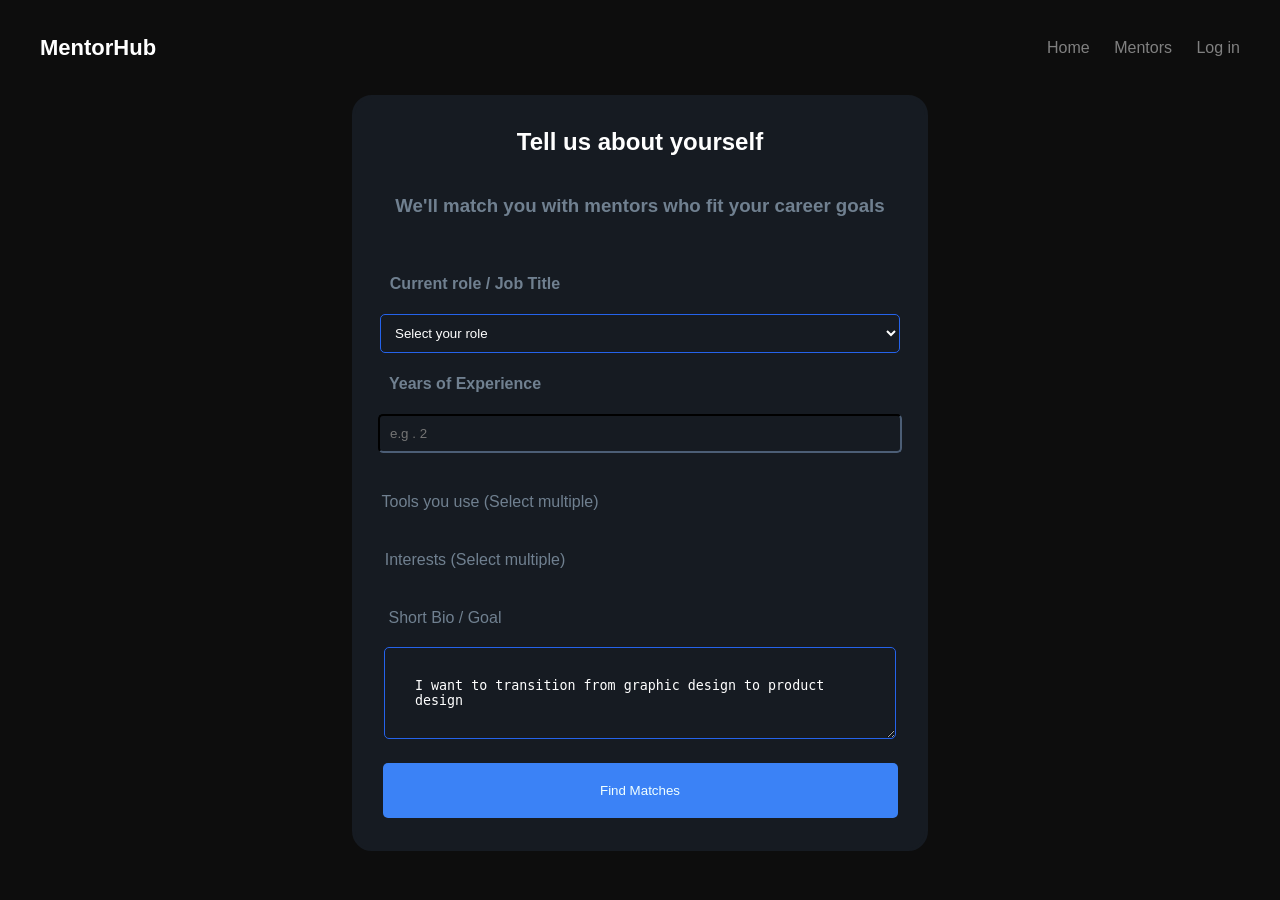
<file: hub.html>
<!DOCTYPE html>
<html lang="en">
<head>
    <meta charset="UTF-8">
    <meta name="viewport" content="width=device-width, initial-scale=1.0">
    <title>MentorHub - Find Your Perfect Mentor</title>
    <link rel="stylesheet" href="./hub.css">
    <script src="/script.js" defer></script>
</head>
<body>
      <header class="navbar">
    <h1 class="logo">MentorHub</h1>
    <nav>
      <div class="nav-links">
        <a href="/index.html">Home</a>
        <a href="./mentor.html">Mentors</a>
        <a href="./login.html" class="login-btn">Log in</a>
      </div>
      <button class="menu-toggle" aria-label="Toggle menu">☰</button>
    </nav>
  </header>
  <section class="hero">
    <h1 class="text">Tell us about yourself</h1>
    <h3 class="text-1">We'll match you with mentors who fit your career goals</h3>
    <br>
    <h4 class="text-2">Current role / Job Title</h4>
    <div class="form">
    <select>
        <option value="select-your-role" selected class="select">Select your role</option>
    </select>
    </div>
    <h4 class="text-5">Years of Experience</h4>
    <div class="years">
    <input type="number"  min="0" max="50" placeholder="e.g . 2" required>
    </div>
    <label class="tools">Tools you use (Select multiple)</label>
    <label class="tools-2">Interests (Select multiple)</label>
    <label class="tools-3">Short Bio / Goal</label>
    <div class="tools-4">
        <textarea name="" id="" cols="6" placeholder="I want to transition from graphic design to product design"></textarea>
    </div>
    <button type="submit" class="btn">Find Matches</button>
  </section>
</body>
</html>
</file>
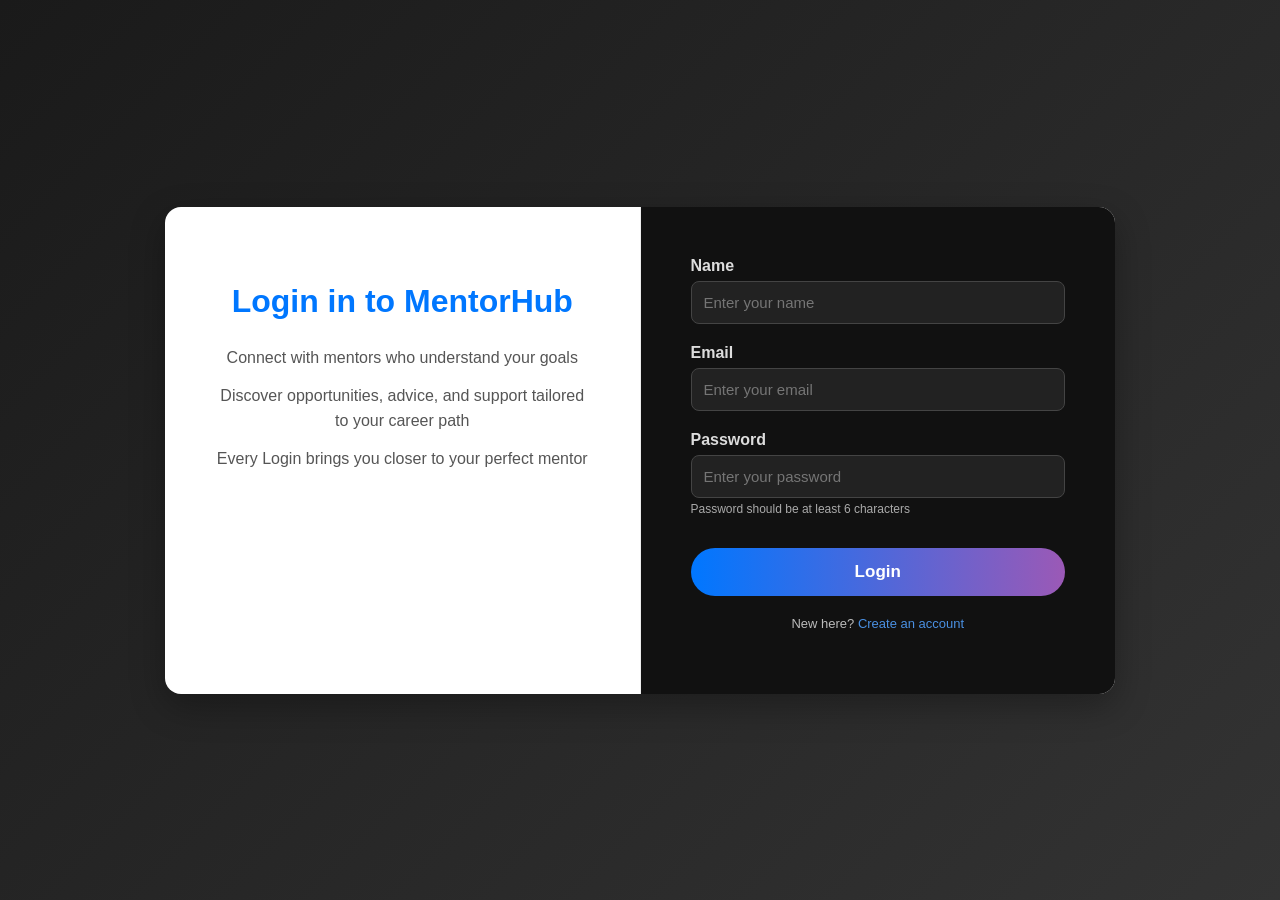
<file: login.html>
<!DOCTYPE html>
<html lang="en">
<head>
  <meta charset="UTF-8">
  <meta name="viewport" content="width=device-width, initial-scale=1.0">
  <title>MentorHub - Find Your Perfect Mentor</title>
  <link rel="stylesheet" href="./login.css">
</head>
<body>
  <div class="container">
    <div class="text-section">
      <h2 class="header">Login in to MentorHub</h2>
      <p class="tagline">Connect with mentors who understand your goals</p>
      <p class="tagline">Discover opportunities, advice, and support tailored to your career path</p>
      <p class="tagline">Every Login brings you closer to your perfect mentor</p>
    </div>

    <div class="form-section">
      <form class="login-form" action="./index.html">
        <div class="form-row">
          <label for="name">Name</label>
          <input id="name" type="text" placeholder="Enter your name" required>
        </div>

        <div class="form-row">
          <label for="email">Email</label>
          <input id="email" type="email" placeholder="Enter your email" required>
        </div>

        <div class="form-row">
          <label for="password">Password</label>
          <input id="password" type="password" placeholder="Enter your password" required>
          <p>Password should be at least 6 characters</p>
        </div>

        <button class="btn" type="submit">Login</button>
      </form>
      <p class="extra">New here? <a href="./Register.html" class="create">Create an account</a></p>
    </div>
  </div>
</body>
</html>
</file>
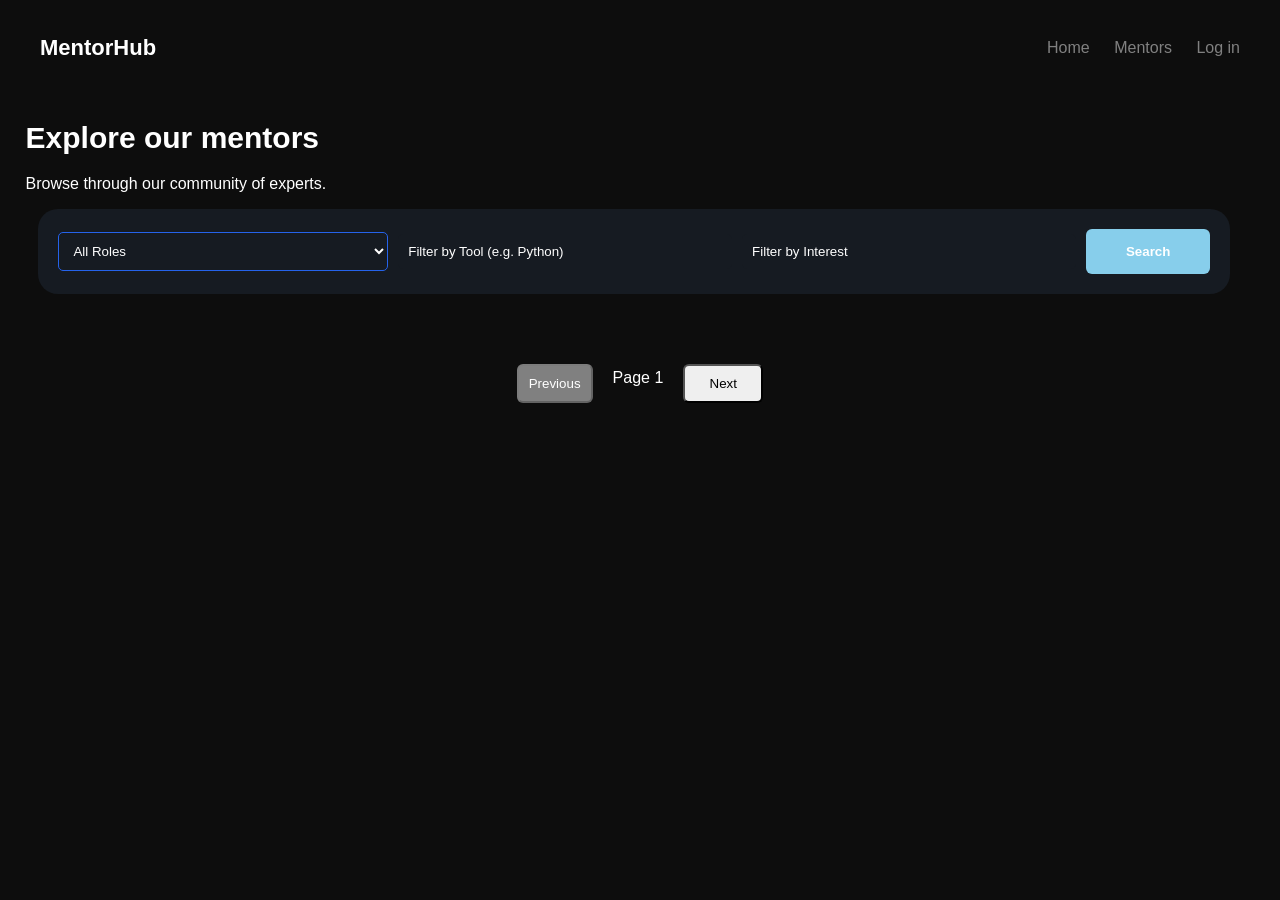
<file: mentor.html>
<!DOCTYPE html>
<html lang="en">
<head>
    <meta charset="UTF-8">
    <meta name="viewport" content="width=device-width, initial-scale=1.0">
    <title>MentorHub-Find Your Perfect Mentor</title>
    <link rel="stylesheet" href="./mentor.css">
    <script src="./mentor.js" defer></script>
</head>
<body>
      <header class="navbar">
    <h1 class="logo">MentorHub</h1>
    <nav>
      <div class="nav-links">
        <a href="./index.html">Home</a>
        <a href="./mentor.html">Mentors</a>
        <a href="./login.html" class="login-btn">Log in</a>
      </div>
      <button class="menu-toggle" aria-label="Toggle menu">☰</button>
    </nav>
  </header>
  <main class="hero">
    <h1 class="head">Explore our mentors</h1>
    <p class="next">Browse through our community of experts.</p>
  </main>
  <section class="second-hero">
      <div class="query-div">
        <select name="" id="">
            <option value="all-roles" selected>All Roles</option>

        </select>

      <input type="text" id="filter-tool" placeholder="Filter by Tool (e.g. Python)">
      <input type="text" id="filter-interest" placeholder="Filter by Interest">
      <button class="btn-primary">Search</button>
    </div>
  </section>
  <div class="pages">
    <button class="btn-secondary" disabled>Previous</button>
    <p class="page1">Page 1</p>
    <button class="btn-tertiary">Next</button>
  </div>
  <div id="directory-loading" class="hidden">
  <div class="spinner">
      
  </div>
</div>

</body>
</html>
</file>
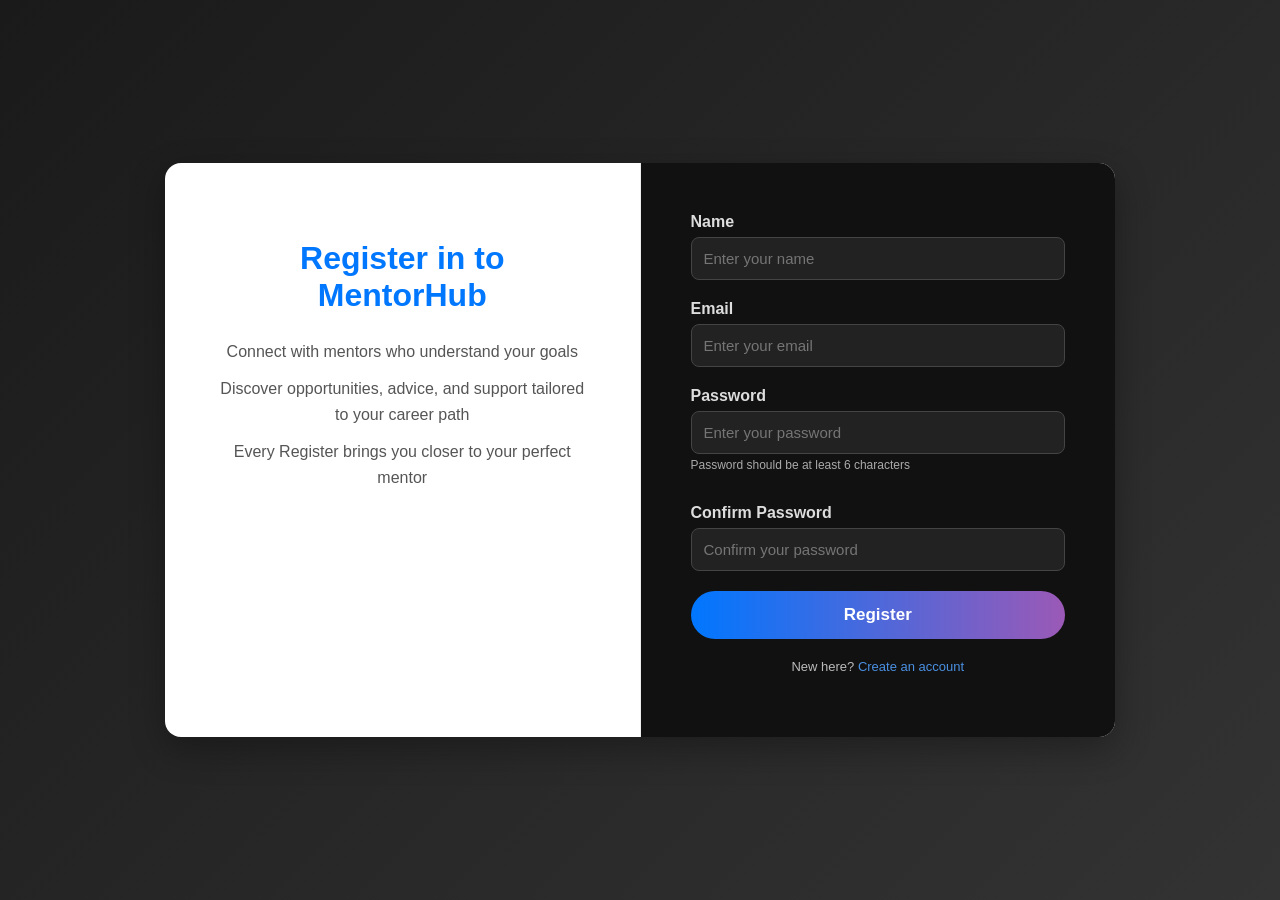
<file: Register.html>
<!DOCTYPE html>
<html lang="en">
<head>
  <meta charset="UTF-8">
  <meta name="viewport" content="width=device-width, initial-scale=1.0">
  <title>MentorHub - Find Your Perfect Mentor</title>
  <link rel="stylesheet" href="Register.css">
</head>
<body>
  <div class="container">
   
    <div class="text-section">
      <h2 class="header">Register in to MentorHub</h2>
      <p class="tagline">Connect with mentors who understand your goals</p>
      <p class="tagline">Discover opportunities, advice, and support tailored to your career path</p>
      <p class="tagline">Every Register brings you closer to your perfect mentor</p>
    </div>

    <div class="form-section">
      <form class="login-form" action="login.html">
        <div class="form-row">
          <label for="name">Name</label>
          <input id="name" type="text" placeholder="Enter your name" required>
        </div>

        <div class="form-row">
          <label for="email">Email</label>
          <input id="email" type="email" placeholder="Enter your email" required>
        </div>

        <div class="form-row">
          <label for="password">Password</label>
          <input id="password" type="password" placeholder="Enter your password" required
            title="Password must include letters, numbers, and symbols, and be at least 6 characters long"
            pattern="^(?=.*[A-Za-z])(?=.*\\d)(?=.*[@$!%*?&]).{6,}$">
          <p>Password should be at least 6 characters</p>
        </div>

        <div class="form-row">
          <label for="confirmPassword">Confirm Password</label>
          <input id="confirmPassword" type="password" placeholder="Confirm your password" required>
        </div>

        <button class="btn" type="submit">Register</button>
      </form>
      <p class="extra">New here? <a href="./Register.html" class="create">Create an account</a></p>
    </div>
  </div>
</body>
</html>
</file>
<file: hub.css>
body {
  margin: 0;
  font-family: Arial, sans-serif;
  background-color: #0d0d0d;
  color: white;
}
.navbar {
  display: flex;
  justify-content: space-between;
  align-items: center;
  padding: 20px 40px;
}

.logo {
  font-size: 22px;
  font-weight: bold;
}

.nav-links a {
  color: grey;
  text-decoration: none;
  margin-left: 20px;
  font-size: 16px;
}

.nav-links a:hover {
  color: azure;
}

.menu-toggle {
  display: none;
  background: none;
  border: none;
  font-size: 24px;
  color: white;
  cursor: pointer;
  width: 100%;
}

@media screen and (max-width: 600px) {
  .nav-links {
    display: none; 
    flex-direction: column;
    background-color: black;
    position: absolute;
    top: 60px;
    right: 20px;
    padding: 10px;
    border-radius: 8px;
    background-size: 100%;
  }

  .nav-links.show {
    display: flex;
  }

  .menu-toggle {
    display: block; 
  }
}
.hero{
    background-color:#161b22;
    padding: 10px;
    align-items: flex-end;
    width: 550px;
    margin-left: auto;
    margin-right: auto;
    border-radius: 20px;
    align-items: center;
    display: flex;
    flex-direction: column;
    /* height: 100vh; */
    border:#161b22 solid;
    justify-content: center;
}
.text{
    margin-bottom: 20px;
}
.text-1{
    color: slategrey;
}
.text-2{
    color:slategrey;
    margin-right: 330px;
}
.text-3{
    color: slategrey;
    margin-right: 530px;
}
.form >select {
    background-color: #161b22;;
    padding: 10px;
    border-radius: 5px;
    width: 520px;
    color: white;
    border-color:#2563eb;
}
.years >input{
    padding: 10px;
    background-color: #161b22;
    color: white;
    width: 500px;
    border-color: #161b22;
    border-radius: 5px;
}
.tools{
    color: slategrey;
    margin-top: 40px;
    margin-right:300px;
}
.tools-2{
    color: slategrey;
    margin-top: 40px;
    margin-right:330px;
}
.tools-3{
    color: slategrey;
    margin-top: 40px;
    margin-right:390px;
}
.tools-4 >input , textarea{
    padding: 30px;
    background-color: #161b22;
    width: 450px;
    border-color: #2563eb;
    border-radius: 5px;
    margin-top: 20px;
    color: white;
}
.tools-4 > input , textarea::placeholder{
    color:white;
}
.btn{
    padding: 20px;
    border-radius: 5px;
    background-color:#3b82f6;
    color: azure;
    border: none;
    cursor: pointer;
    width: 515px;
    margin-top: 20px;
    margin-bottom: 20px;
}
.btn:hover{
    background-color: #2563eb;
    background-clip: 0.3s;
}
.text-5{
    color: slategrey;
    margin-right: 350px;
}
</file>
<file: login.css>
body {
  background: linear-gradient(135deg, #1a1a1a, #333);
  font-family: 'Inter', sans-serif;
  min-height: 100vh;
  margin: 0;
  display: flex;
  justify-content: center;
  align-items: center;
}

.container {
  display: flex;
  max-width: 950px;
  width: 100%;
  background: #fff;
  border-radius: 16px;
  overflow: hidden;
  box-shadow: 0 12px 35px rgba(0,0,0,0.3);
  transition: transform 0.3s ease;
}

.container:hover {
  transform: translateY(-5px);
}

.text-section {
  flex: 1;
  padding: 50px;
  color: #222;
  text-align: center;
  border-right: 1px solid #eee;
}

.header {
  font-size: 32px;
  font-weight: bold;
  margin-bottom: 25px;
  color: #0077ff;
}

.tagline {
  font-size: 16px;
  color: #555;
  margin: 12px 0;
  line-height: 1.6;
}

.form-section {
  flex: 1;
  background-color: #111;
  padding: 50px;
  display: flex;
  flex-direction: column;
  justify-content: center;
}

.login-form {
  display: flex;
  flex-direction: column;
  gap: 20px;
}

.form-row {
  display: flex;
  flex-direction: column;
}

label {
  font-weight: 600;
  color: #ddd;
  margin-bottom: 6px;
}

input {
  padding: 12px;
  border-radius: 8px;
  border: 1px solid #444;
  background: #222;
  color: #fff;
  font-size: 15px;
  transition: all 0.3s ease;
}

input:focus {
  border-color: #9b59b6;
  box-shadow: 0 0 8px rgba(155,89,182,0.6);
  outline: none;
}

.form-row p {
  color: #aaa;
  font-size: 12px;
  margin-top: 4px;
}

.btn {
  display: block;
  width: 100%;
  background: linear-gradient(90deg, #0077ff, #9b59b6);
  padding: 14px;
  border-radius: 30px;
  color: white;
  font-size: 17px;
  font-weight: bold;
  border: none;
  cursor: pointer;
  transition: all 0.3s ease;
  text-align: center;
}

.btn:hover {
  transform: scale(1.05);
  box-shadow: 0 0 12px rgba(74,144,226,0.6);
}

.extra {
  margin-top: 20px;
  font-size: 13px;
  color: #bbb;
  text-align: center;
}

.extra a {
  color: #4a90e2;
  text-decoration: none;
}

.extra a:hover {
  text-decoration: underline;
}

@media (max-width: 788px) {
  .container {
    flex-direction: column;
    max-width: 95%;
  }
  .text-section {
    border-right: none;
    border-bottom: 1px solid #eee;
  }
  .form-section {
    padding: 30px;
    text-align: center;
  }
}
</file>
<file: mentor.css>
body {
  margin: 0;
  font-family: Arial, sans-serif;
  background-color: #0d0d0d;
  color: white;
}
.navbar {
  display: flex;
  justify-content: space-between;
  align-items: center;
  padding: 20px 40px;
}

.logo {
  font-size: 22px;
  font-weight: bold;
}

.nav-links a {
  color: grey;
  text-decoration: none;
  margin-left: 20px;
  font-size: 16px;
}

.nav-links a:hover {
  color: azure;
}

.menu-toggle {
  display: none;
  background: none;
  border: none;
  font-size: 24px;
  color: white;
  cursor: pointer;
}

@media screen and (max-width: 600px) {
  .nav-links {
    display: none; 
    flex-direction: column;
    background-color: black;
    position: absolute;
    top: 60px;
    right: 20px;
    padding: 10px;
    border-radius: 8px;
    background-size: 100%;
  }

  .nav-links.show {
    display: flex;
  }

  .menu-toggle {
    display: block; 
  }
}
.head{
    margin-top: 5%;
    font-size: 30px;
    padding: auto;
    margin-left: 2%;
    margin-top: 2%;
}
.next{
    margin-left: 2%;
}
.second-hero{
    background-color: #161b22;
    padding: 20px;
    width: 90%;
    margin-left: 3%;
    border-radius: 20px;
    display: flex;
    flex-direction: column;
}
.btn-primary{
    background: skyblue;
    padding: 15px 40px;
    font-weight: bold;
    cursor: pointer;
    border: none;
    border-radius: 6px;
    color: white;
    text-decoration: none;
}
.query-div > input{
    background-color: #161b22;
    padding: 10px;
    border-radius: 5px;
    width: 100%;
    border: none;
    color: white;
}
.query-div > input::placeholder {
    color: white;
}
.query-div >select {
    background-color: #161b22;
    padding: 10px;
    border-radius: 5px;
    width: 100%;
    color: white;
    border-color: #2563eb;
}

.query-div{
    display: flex;
    justify-content: space-between;
    align-items: center;
    gap: 10px;
}
.btn-secondary{
  margin-top: 70px; 
  padding: 10px;
  margin-left: auto;
  border-radius: 6px;
  background-color: gray;
  color: white;
  cursor: pointer;
}
.btn-tertiary{
  margin-top: 70px;
  margin-right: auto;
  padding: 10px;
  border-radius: 6px;
  width: 80px;
  cursor: pointer;
}
.pages{
  display: flex;
  flex-direction: row;
  gap: 20px;
}
.page1{
  margin-top: 75px;
}
.spinner {
  border: 4px solid black;       
  border-top: 4px solid #4a90e2;   
  border-radius: 50%;
  width: 30px;
  height: 30px;
  animation: spin 1s linear infinite;
  margin: auto;
}

@keyframes spin {
  0% { transform: rotate(0deg); }
  100% { transform: rotate(360deg); }
}

.hidden {
  display: none;
}
</file>
<file: Register.css>
body {
  background: linear-gradient(135deg, #1a1a1a, #333);
  font-family: 'Inter', sans-serif;
  min-height: 100vh;
  margin: 0;
  display: flex;
  justify-content: center;
  align-items: center;
}

.container {
  display: flex;
  max-width: 950px;
  width: 100%;
  background: #fff;
  border-radius: 16px;
  overflow: hidden;
  box-shadow: 0 12px 35px rgba(0,0,0,0.3);
  transition: transform 0.3s ease;
}

.container:hover {
  transform: translateY(-5px);
}

.text-section {
  flex: 1;
  padding: 50px;
  color: #222;
  text-align: center;
  border-right: 1px solid #eee;
}

.header {
  font-size: 32px;
  font-weight: bold;
  margin-bottom: 25px;
  color: #0077ff;
}

.tagline {
  font-size: 16px;
  color: #555;
  margin: 12px 0;
  line-height: 1.6;
}

.form-section {
  flex: 1;
  background-color: #111;
  padding: 50px;
  display: flex;
  flex-direction: column;
  justify-content: center;
}

.login-form {
  display: flex;
  flex-direction: column;
  gap: 20px;
}

.form-row {
  display: flex;
  flex-direction: column;
}

label {
  font-weight: 600;
  color: #ddd;
  margin-bottom: 6px;
}

input {
  padding: 12px;
  border-radius: 8px;
  border: 1px solid #444;
  background: #222;
  color: #fff;
  font-size: 15px;
  transition: all 0.3s ease;
}

input:focus {
  border-color: #9b59b6;
  box-shadow: 0 0 8px rgba(155,89,182,0.6);
  outline: none;
}

.form-row p {
  color: #aaa;
  font-size: 12px;
  margin-top: 4px;
}

.btn {
  display: block;
  width: 100%;
  background: linear-gradient(90deg, #0077ff, #9b59b6);
  padding: 14px;
  border-radius: 30px;
  color: white;
  font-size: 17px;
  font-weight: bold;
  border: none;
  cursor: pointer;
  transition: all 0.3s7 ease;
  text-align: center;
}

.btn:hover {
  transform: scale(1.05);
  box-shadow: 0 0 12px rgba(74,144,226,0.6);
}

.extra {
  margin-top: 20px;
  font-size: 13px;
  color: #bbb;
  text-align: center;
}

.extra a {
  color: #4a90e2;
  text-decoration: none;
}

.extra a:hover {
  text-decoration: underline;
}

@media (max-width: 788px) {
  .container {
    flex-direction: column;
    max-width: 95%;
  }
  .text-section {
    border-right: none;
    border-bottom: 1px solid #eee;
  }
  .form-section {
    padding: 30px;
    text-align: center;
  }
}
</file>
